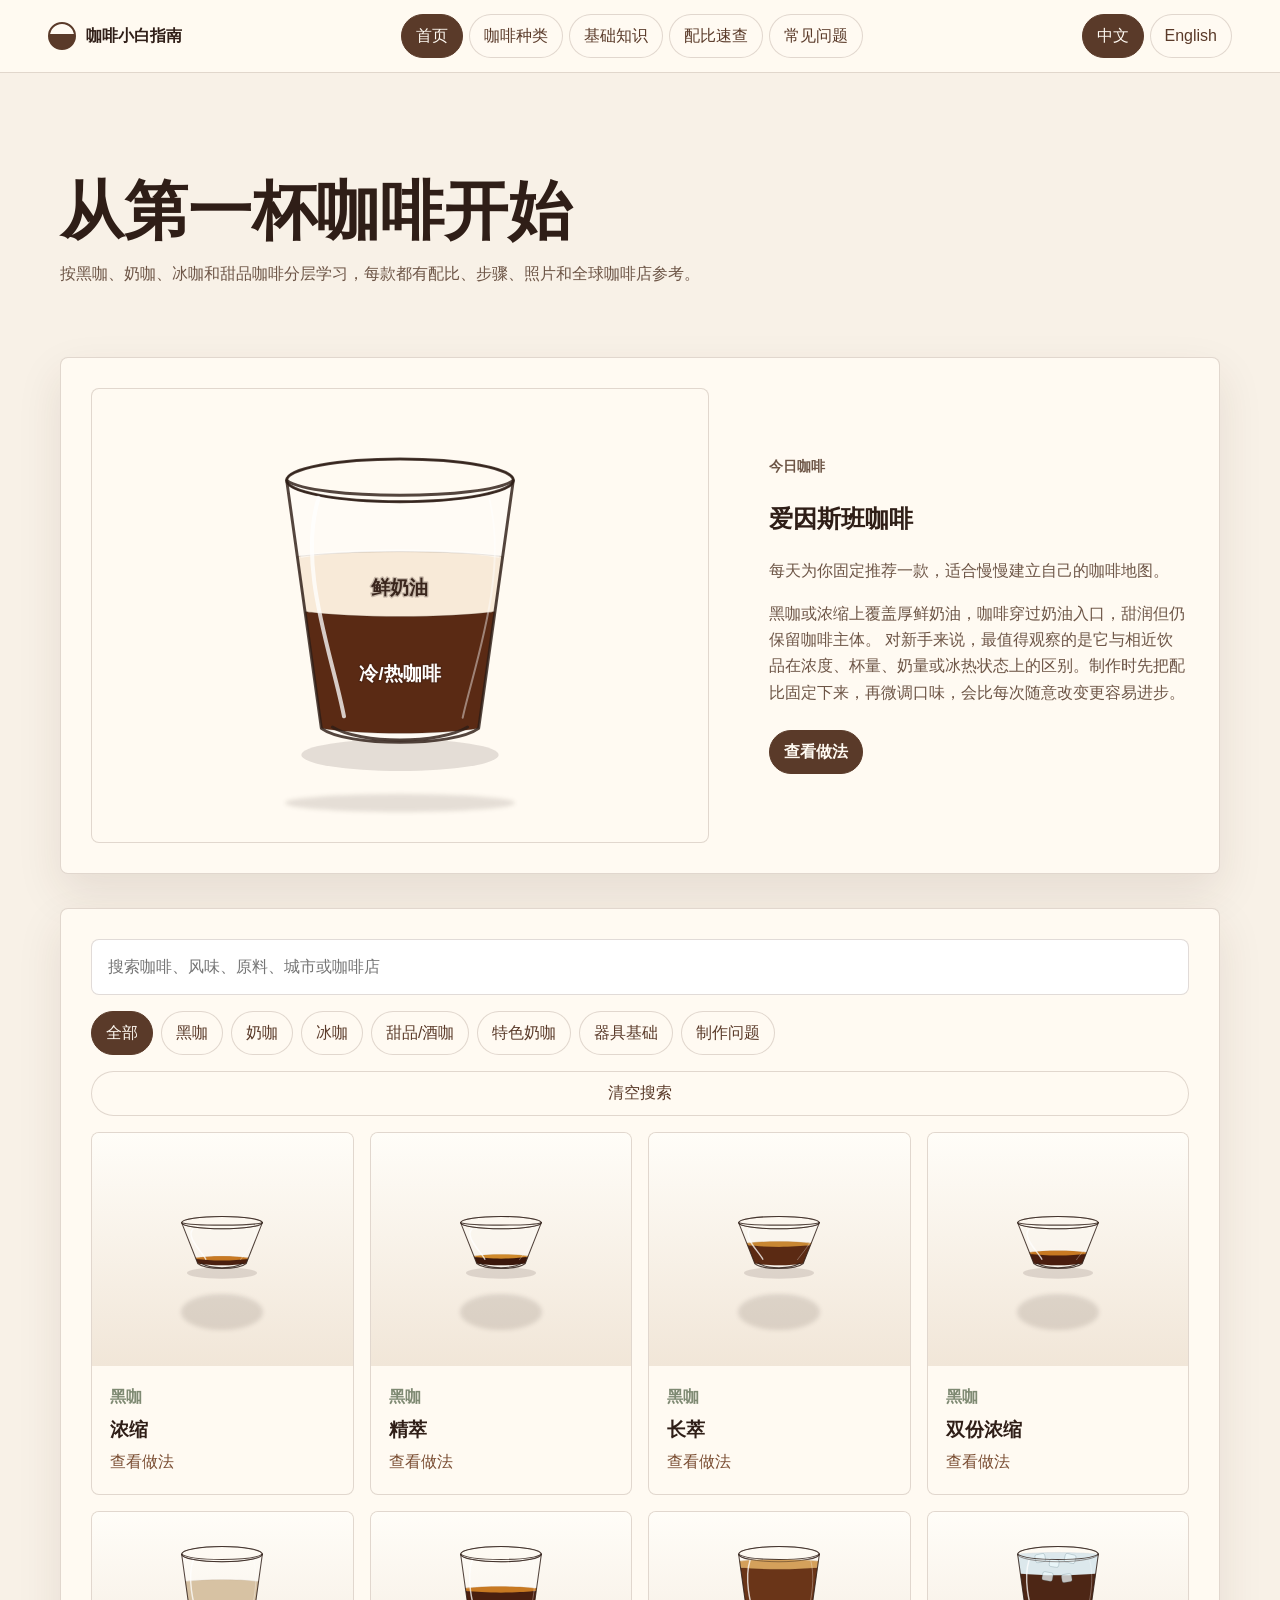
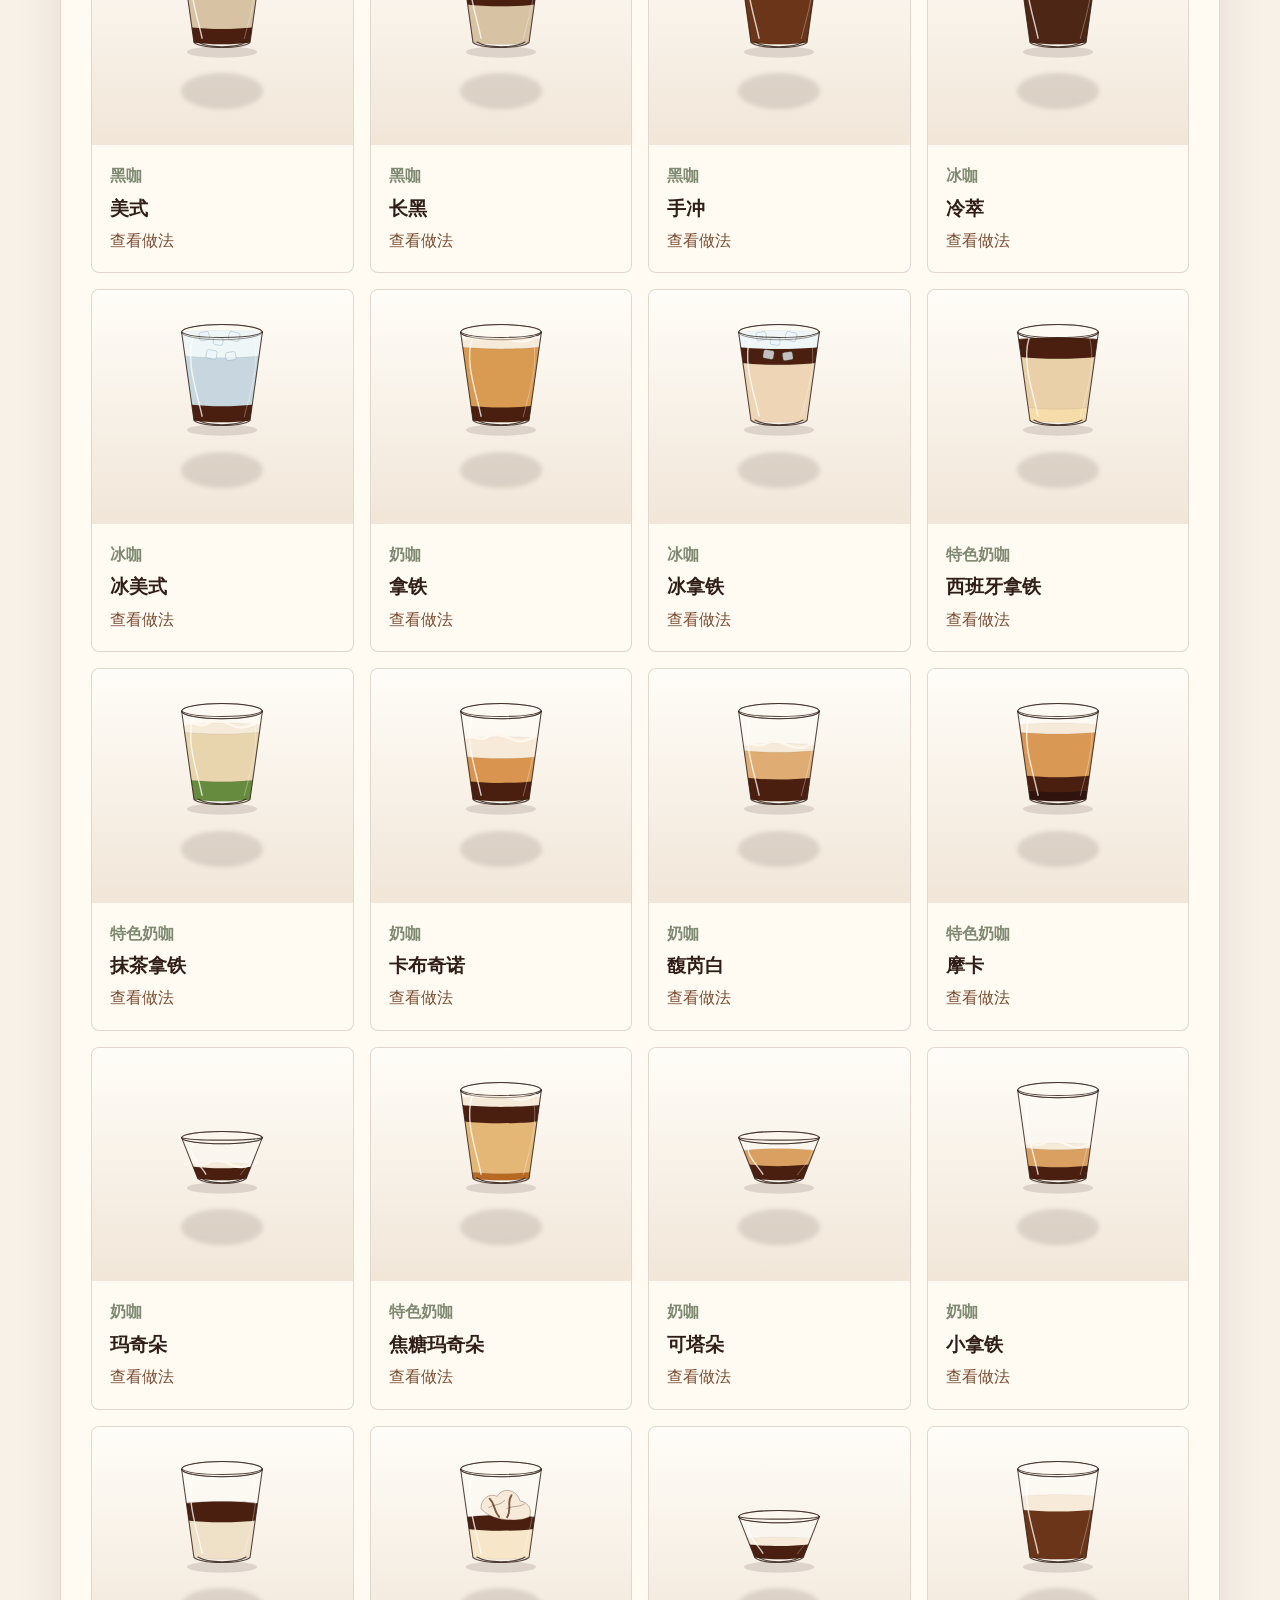
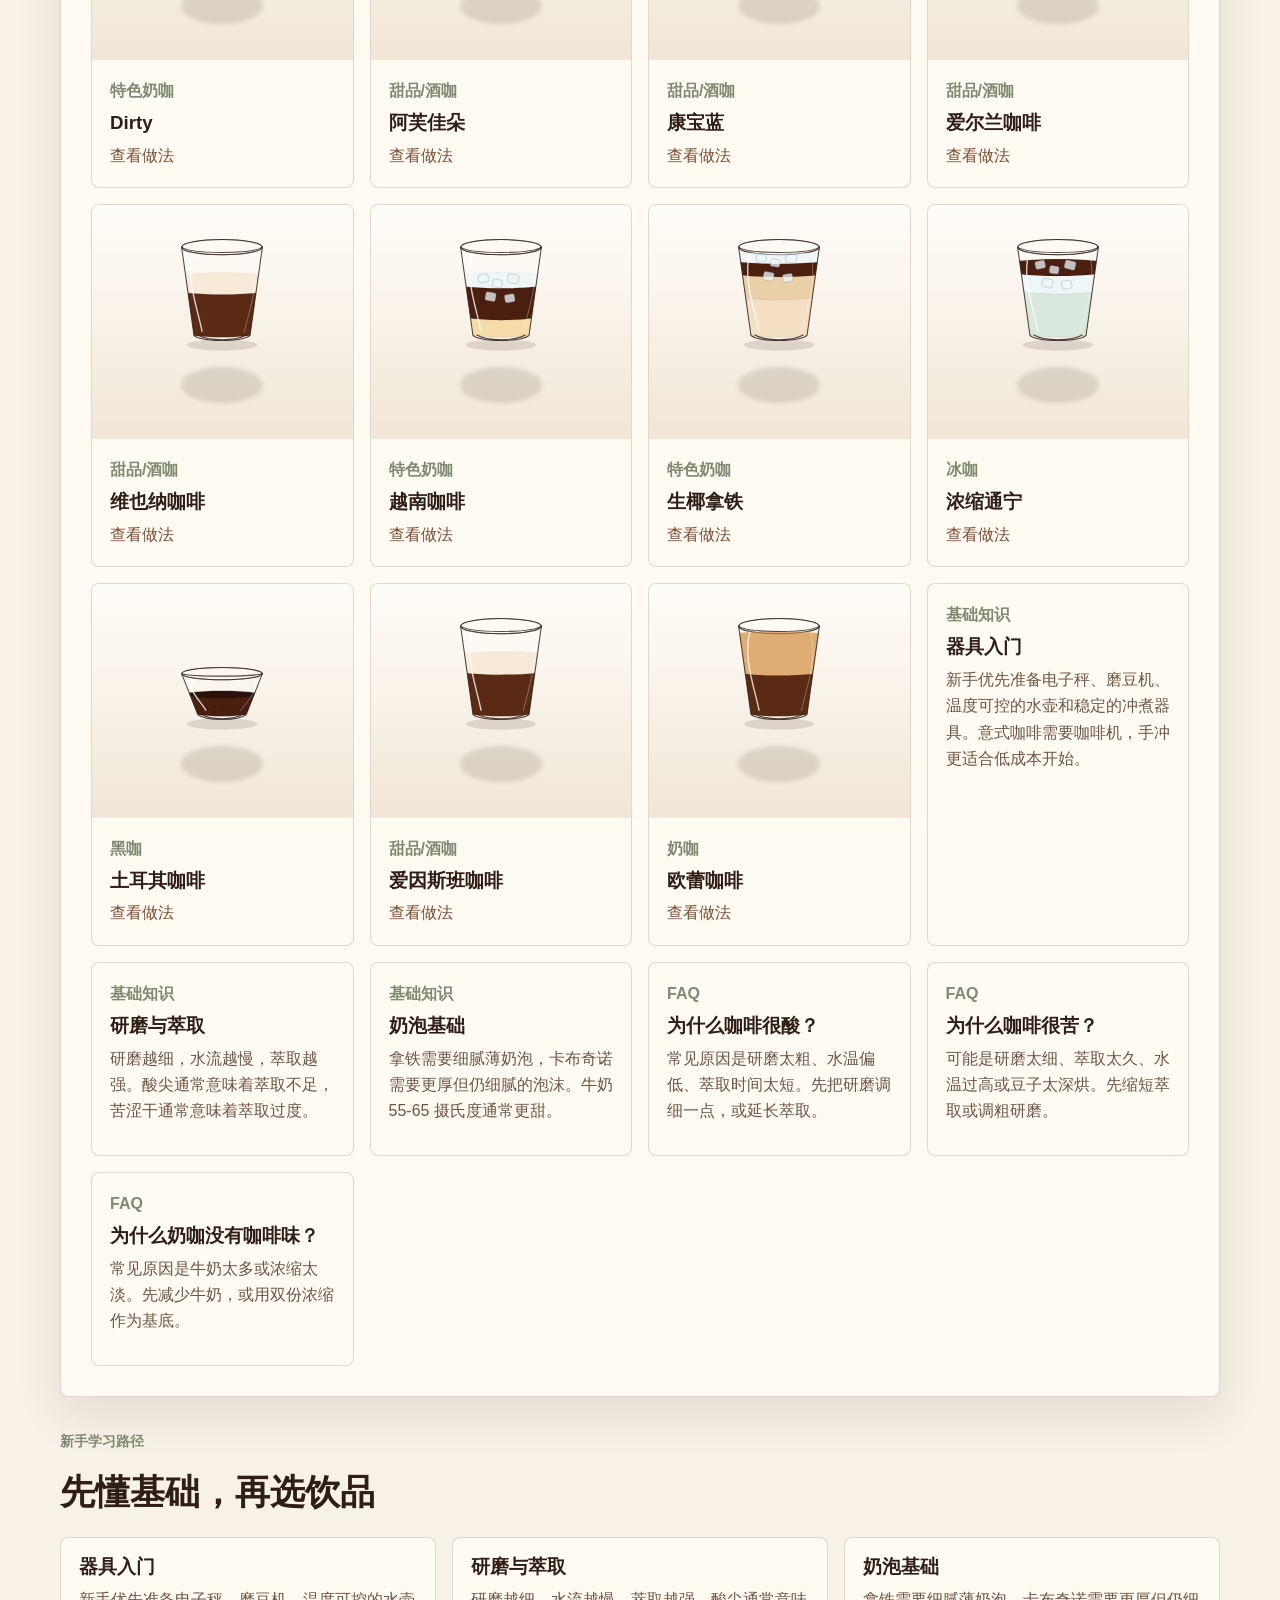
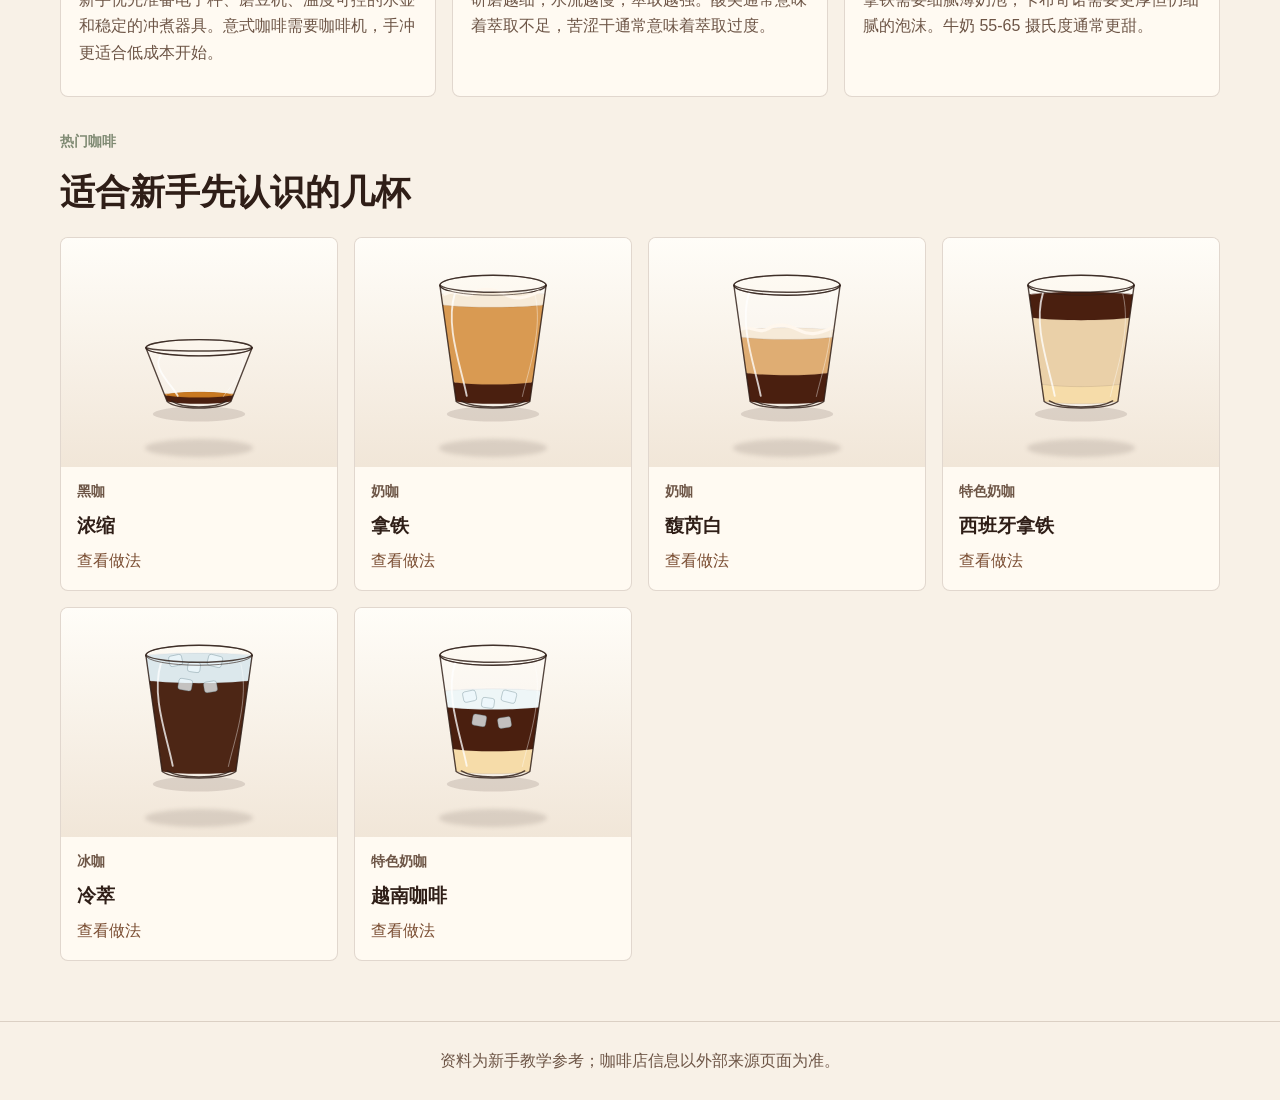
<file: index.html>
<!doctype html>
<html lang="zh-CN">
<head>
  <meta charset="utf-8">
  <meta name="viewport" content="width=device-width, initial-scale=1">
  <title>咖啡小白指南</title>
  <link rel="stylesheet" href="styles.css">
</head>
<body data-view="home">
  <noscript>这个网站需要启用 JavaScript 来显示咖啡资料、搜索和语言切换。</noscript>
  <script src="data/coffees.js?v=20260601-lang"></script>
  <script src="app.js?v=20260601-lang"></script>
</body>
</html>
</file>
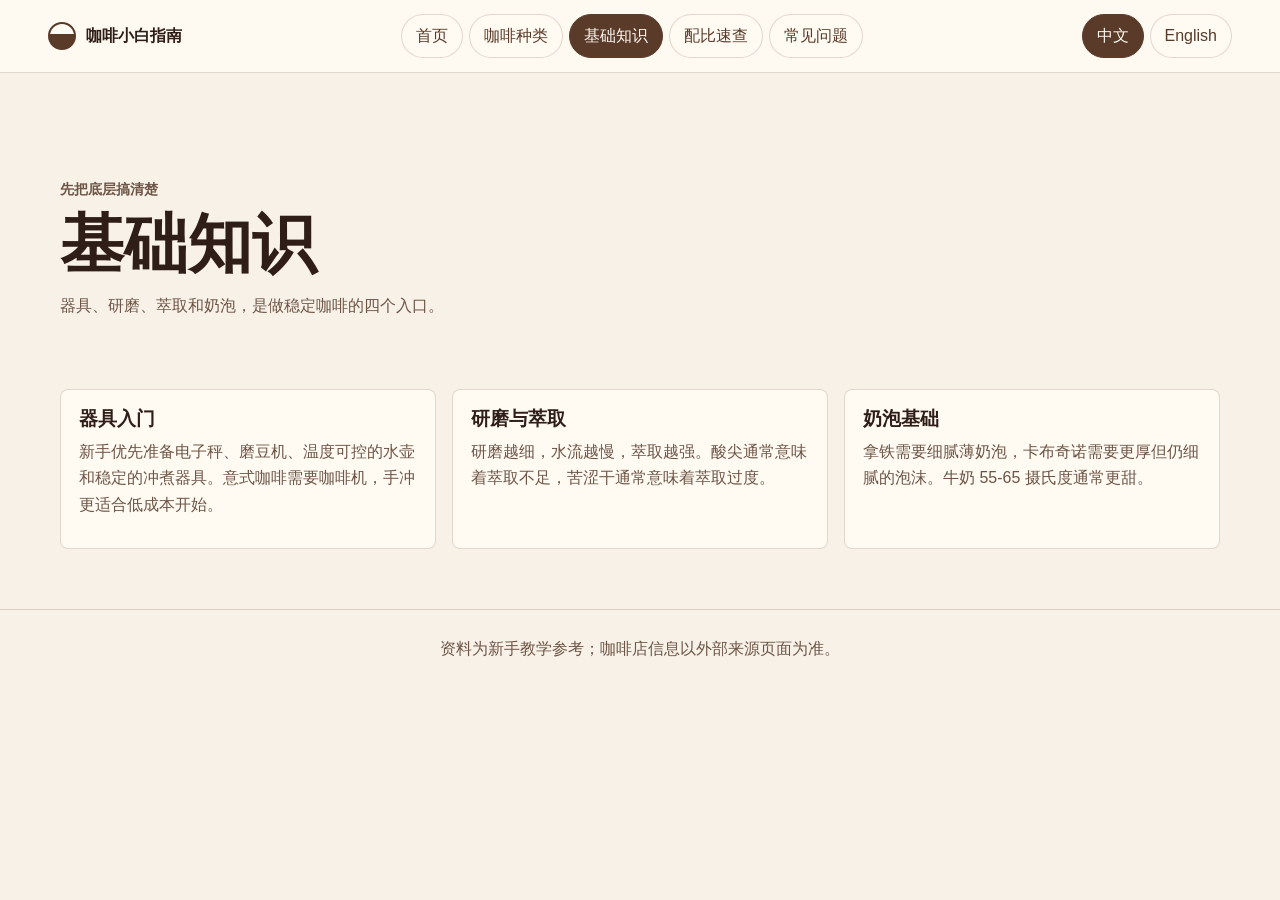
<file: basics.html>
<!doctype html>
<html lang="zh-CN">
<head>
  <meta charset="utf-8">
  <meta name="viewport" content="width=device-width, initial-scale=1">
  <title>基础知识 - 咖啡小白指南</title>
  <link rel="stylesheet" href="styles.css">
</head>
<body data-view="basics">
  <noscript>这个网站需要启用 JavaScript 来显示咖啡资料、搜索和语言切换。</noscript>
  <script src="data/coffees.js?v=20260601-lang"></script>
  <script src="app.js?v=20260601-lang"></script>
</body>
</html>
</file>
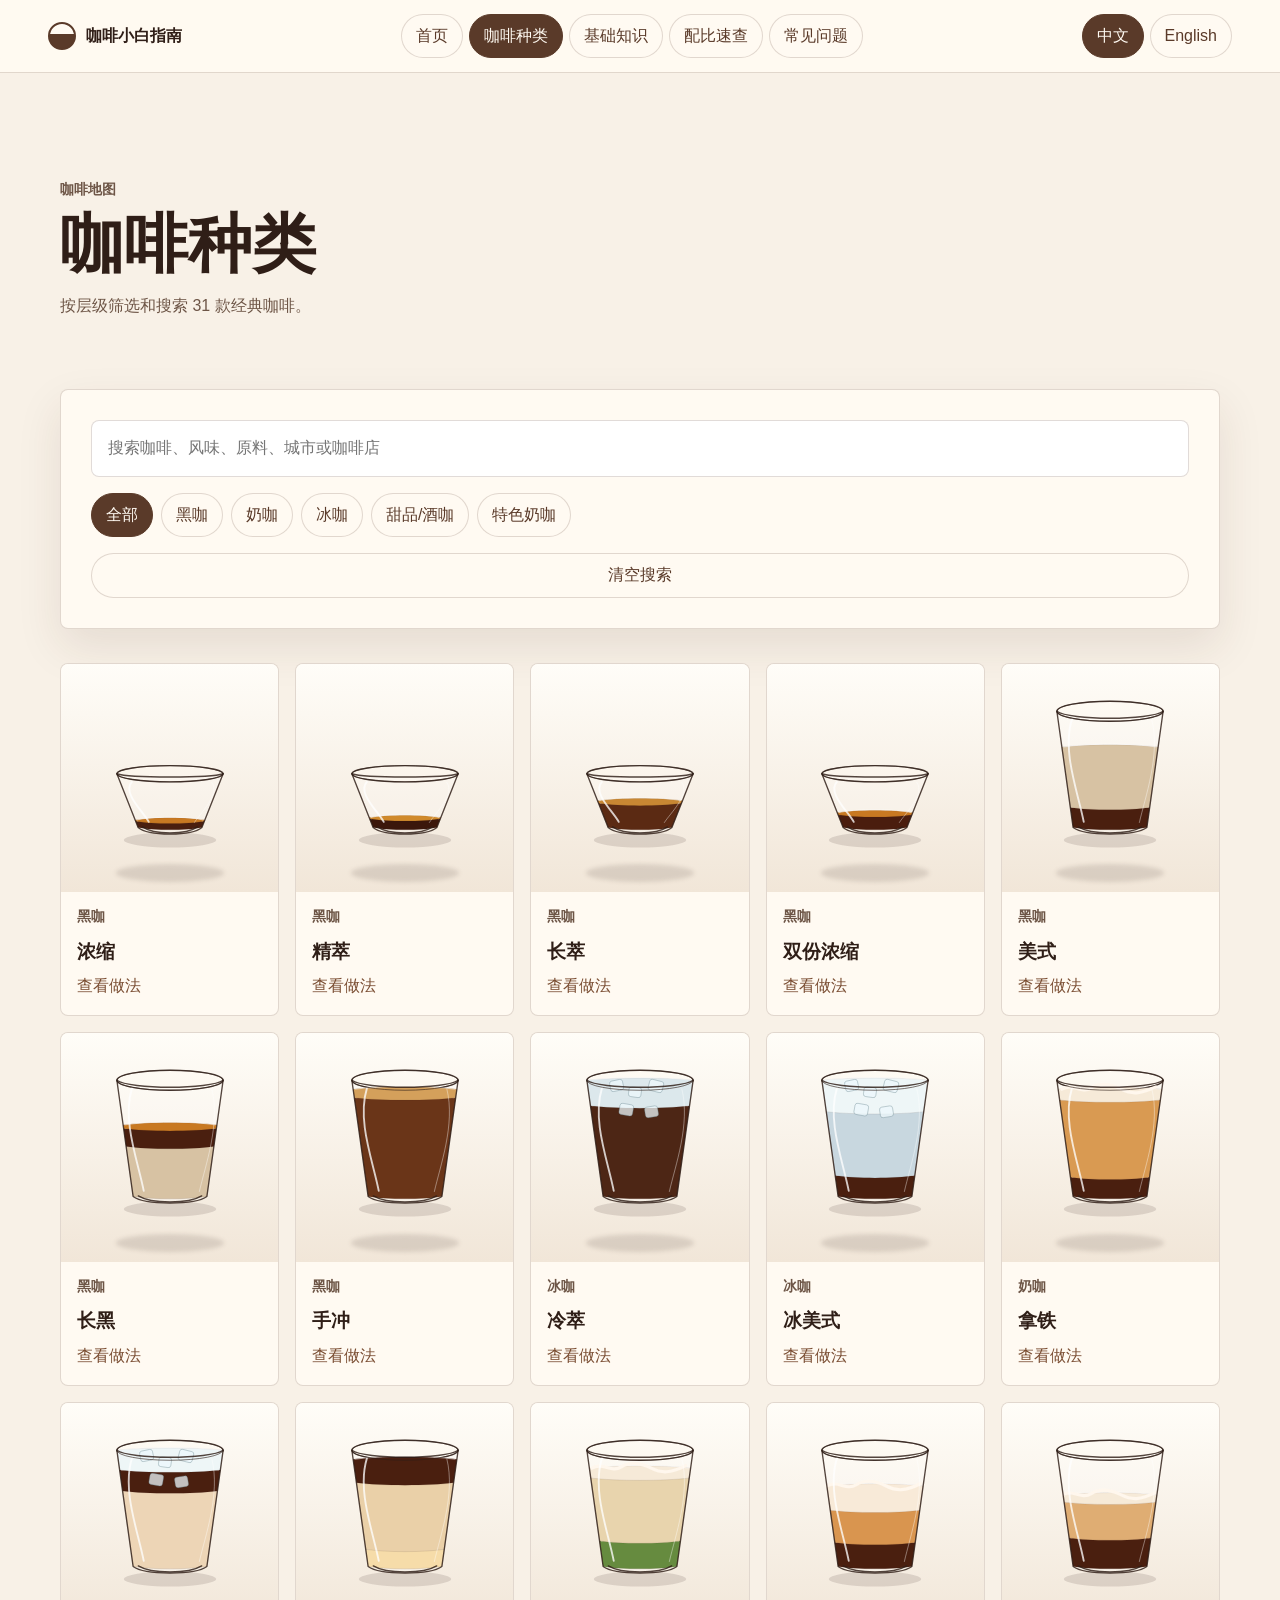
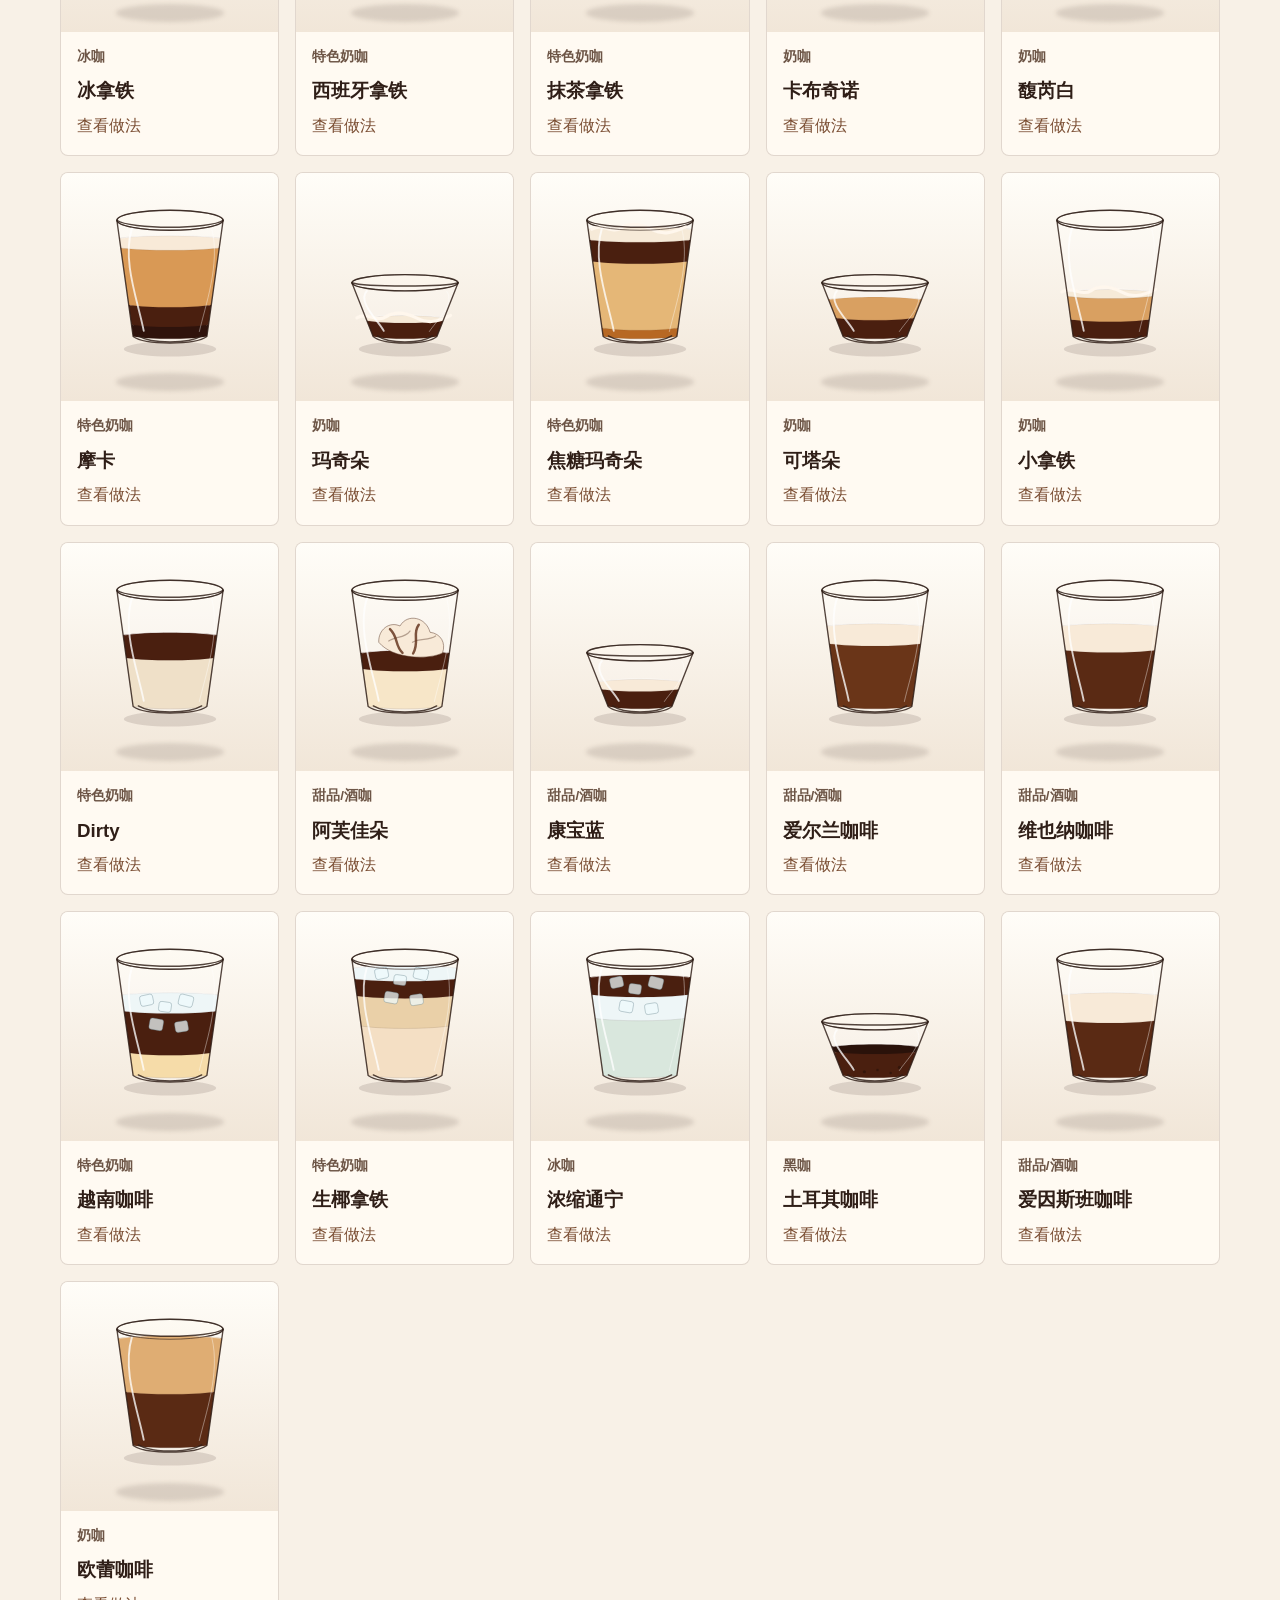
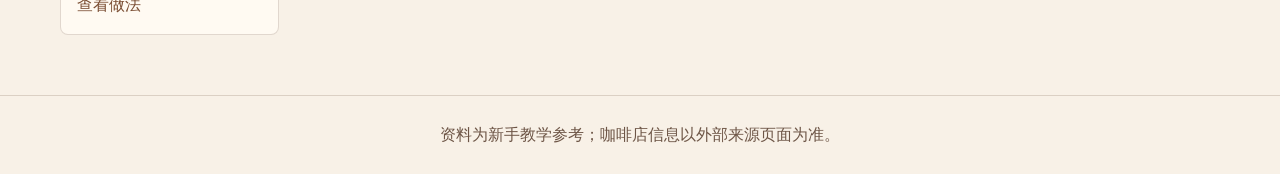
<file: coffees.html>
<!doctype html>
<html lang="zh-CN">
<head>
  <meta charset="utf-8">
  <meta name="viewport" content="width=device-width, initial-scale=1">
  <title>咖啡种类 - 咖啡小白指南</title>
  <link rel="stylesheet" href="styles.css">
</head>
<body data-view="coffees">
  <noscript>这个网站需要启用 JavaScript 来显示咖啡资料、搜索和语言切换。</noscript>
  <script src="data/coffees.js?v=20260601-lang"></script>
  <script src="app.js?v=20260601-lang"></script>
</body>
</html>
</file>
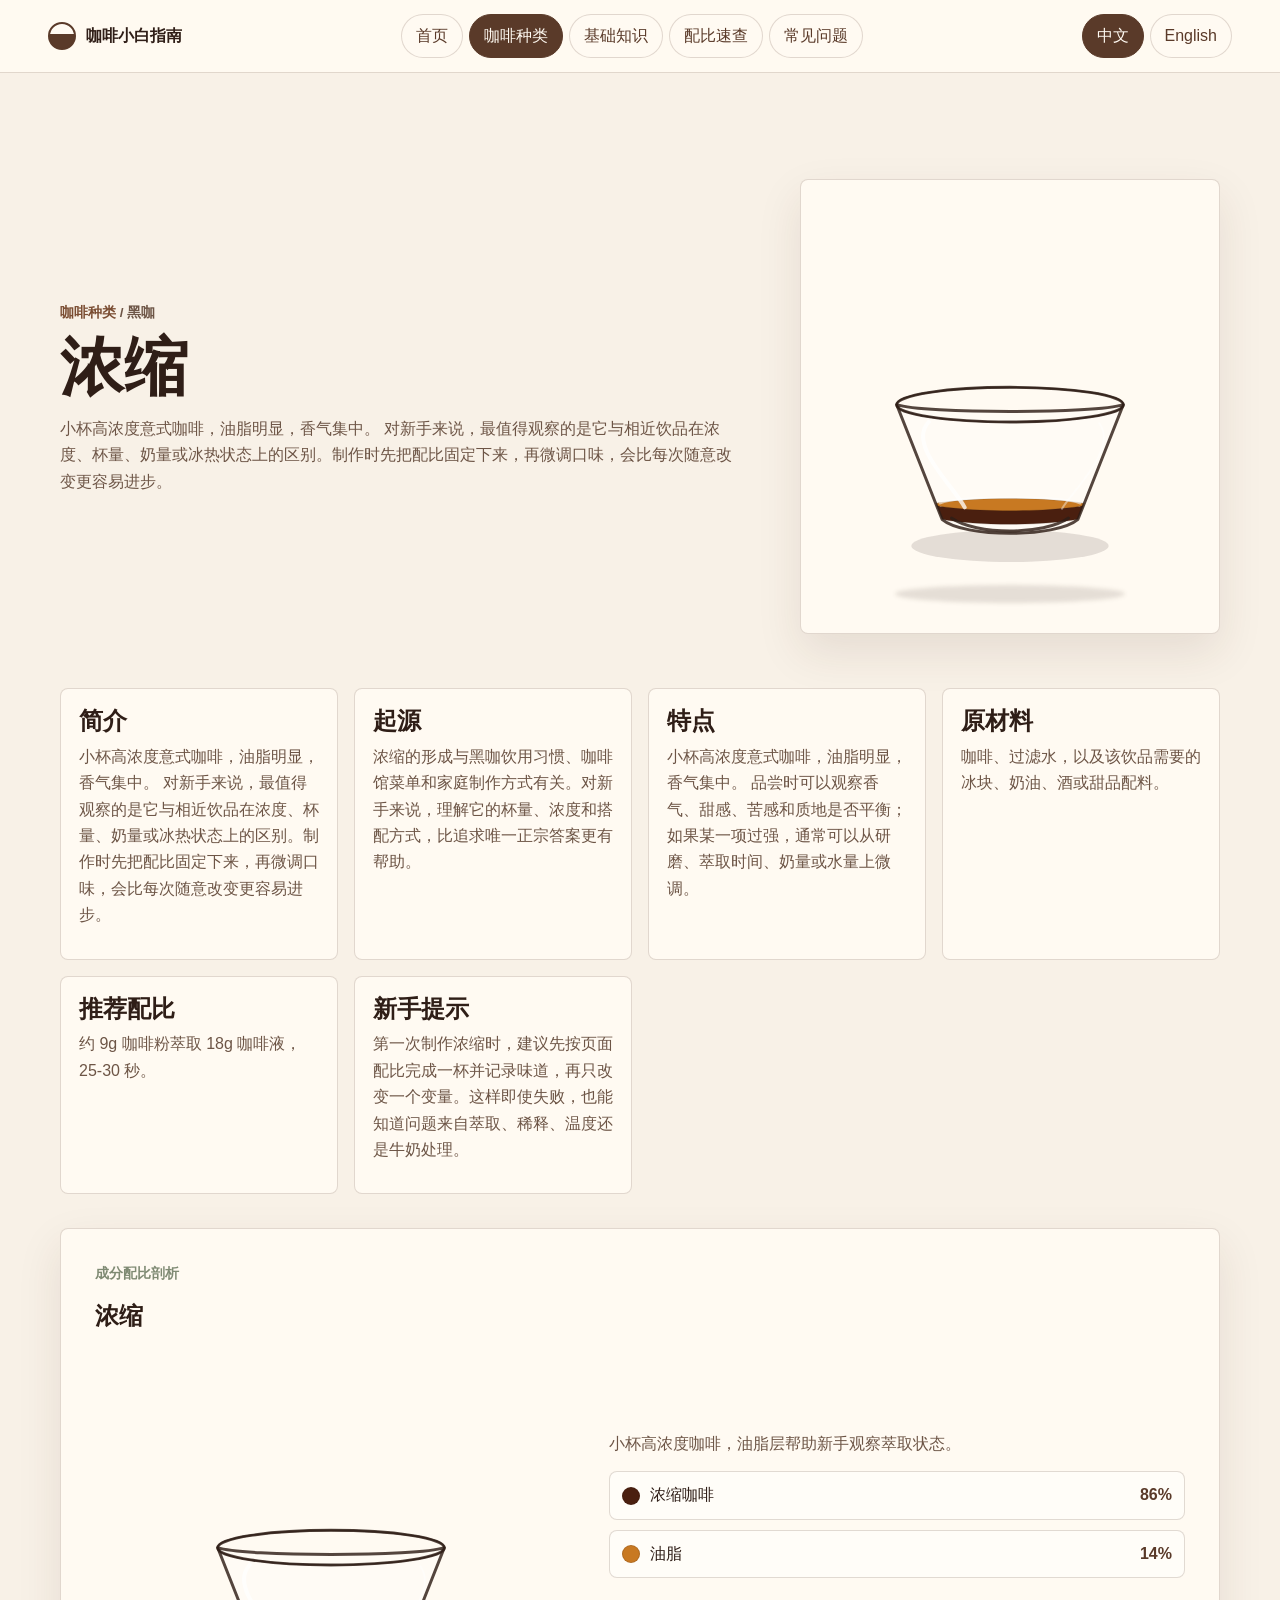
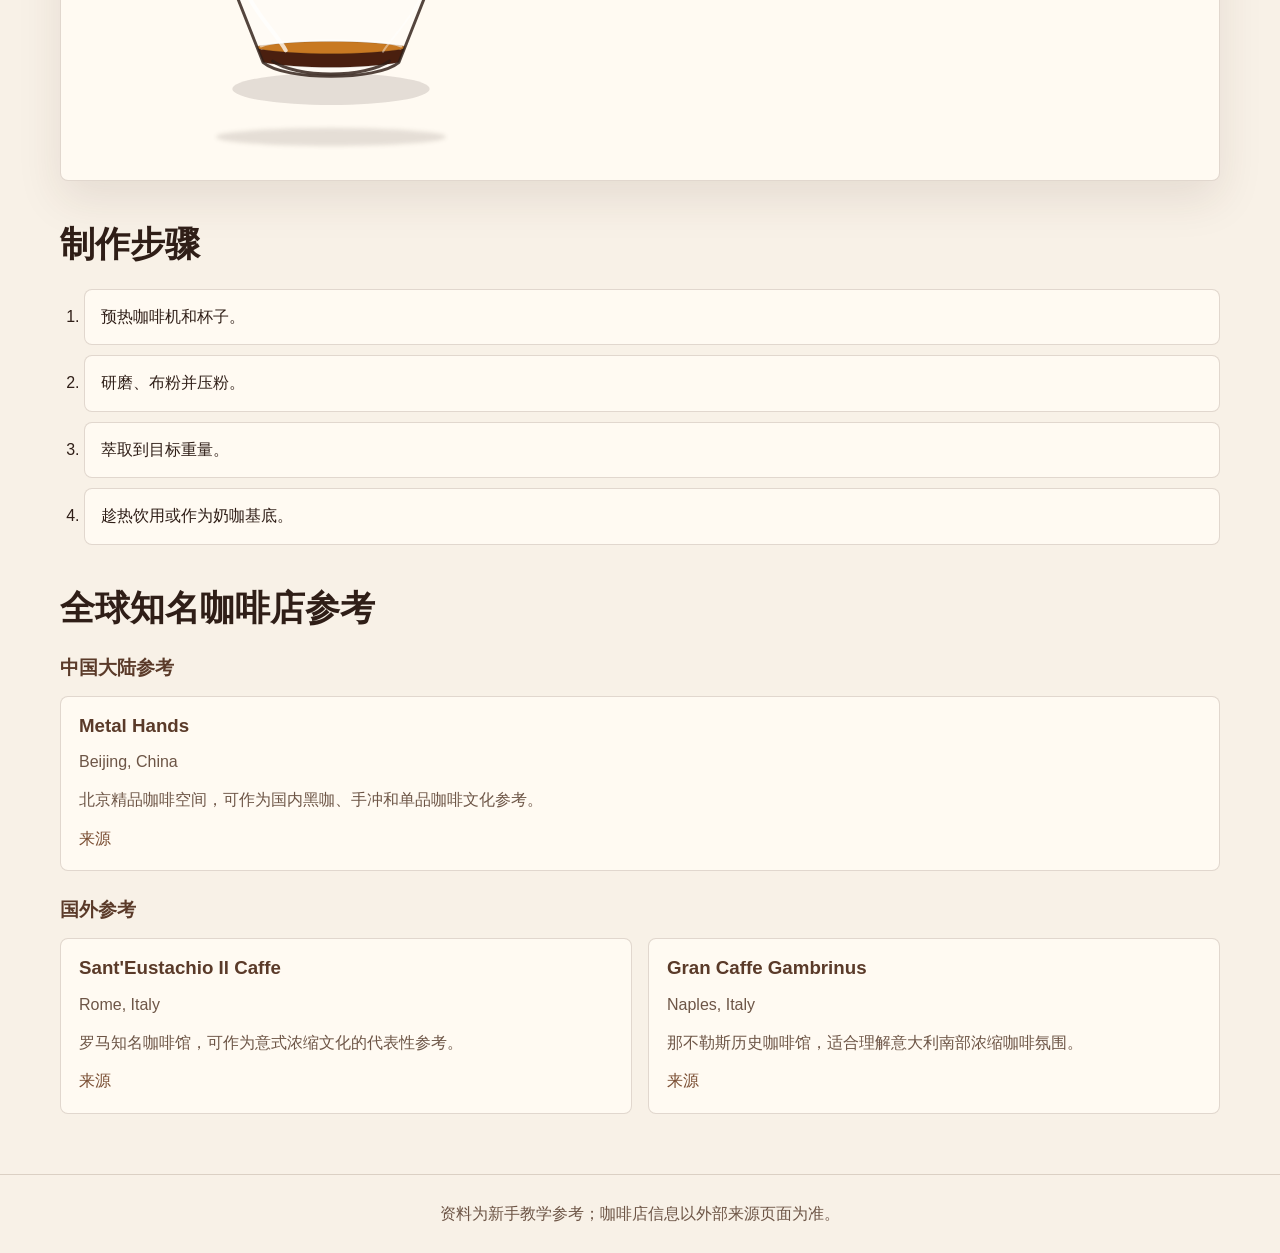
<file: detail.html>
<!doctype html>
<html lang="zh-CN">
<head>
  <meta charset="utf-8">
  <meta name="viewport" content="width=device-width, initial-scale=1">
  <title>咖啡详情 - 咖啡小白指南</title>
  <link rel="stylesheet" href="styles.css">
</head>
<body data-view="detail">
  <noscript>这个网站需要启用 JavaScript 来显示咖啡资料、搜索和语言切换。</noscript>
  <script src="data/coffees.js?v=20260601-lang"></script>
  <script src="app.js?v=20260601-lang"></script>
</body>
</html>
</file>
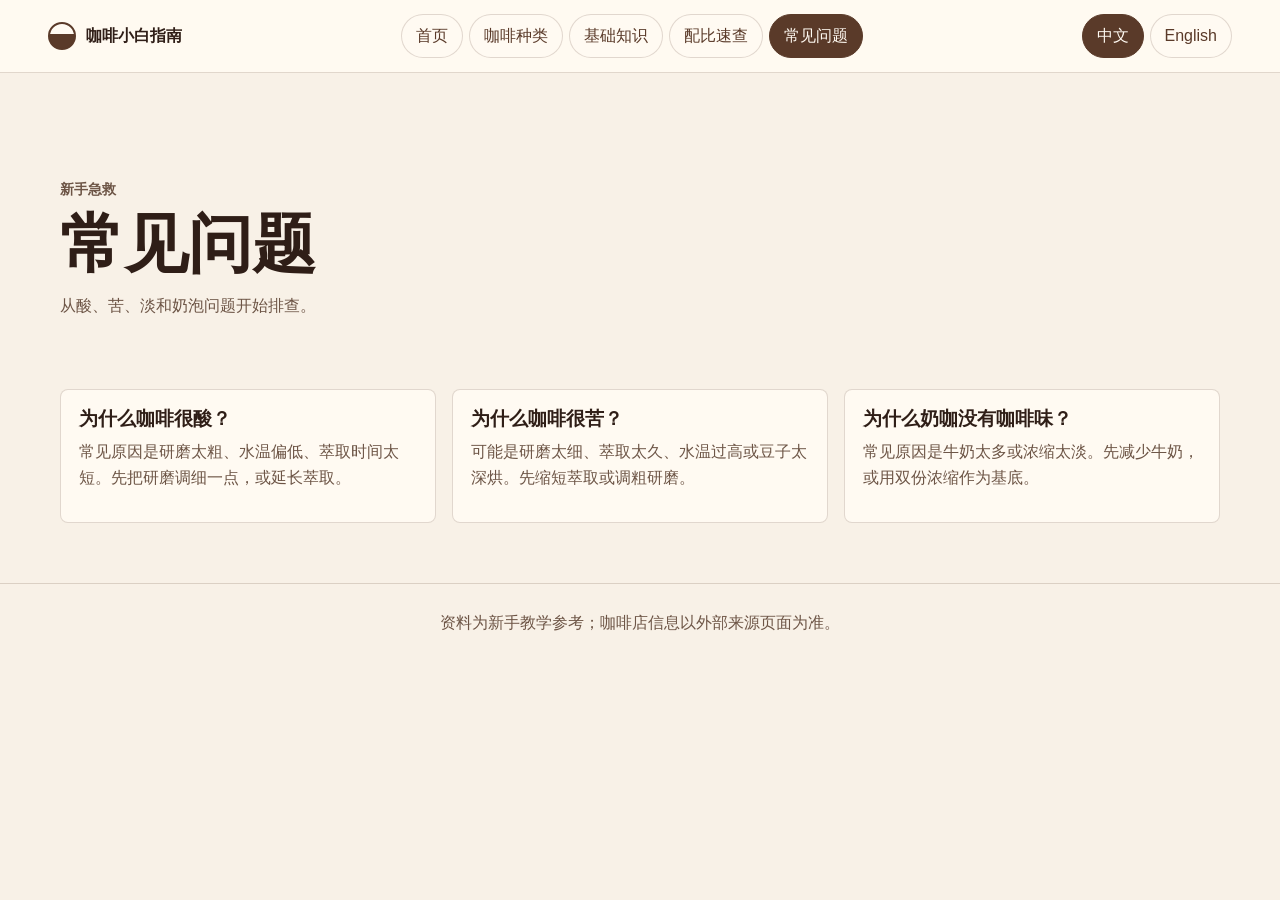
<file: faq.html>
<!doctype html>
<html lang="zh-CN">
<head>
  <meta charset="utf-8">
  <meta name="viewport" content="width=device-width, initial-scale=1">
  <title>常见问题 - 咖啡小白指南</title>
  <link rel="stylesheet" href="styles.css">
</head>
<body data-view="faq">
  <noscript>这个网站需要启用 JavaScript 来显示咖啡资料、搜索和语言切换。</noscript>
  <script src="data/coffees.js?v=20260601-lang"></script>
  <script src="app.js?v=20260601-lang"></script>
</body>
</html>
</file>
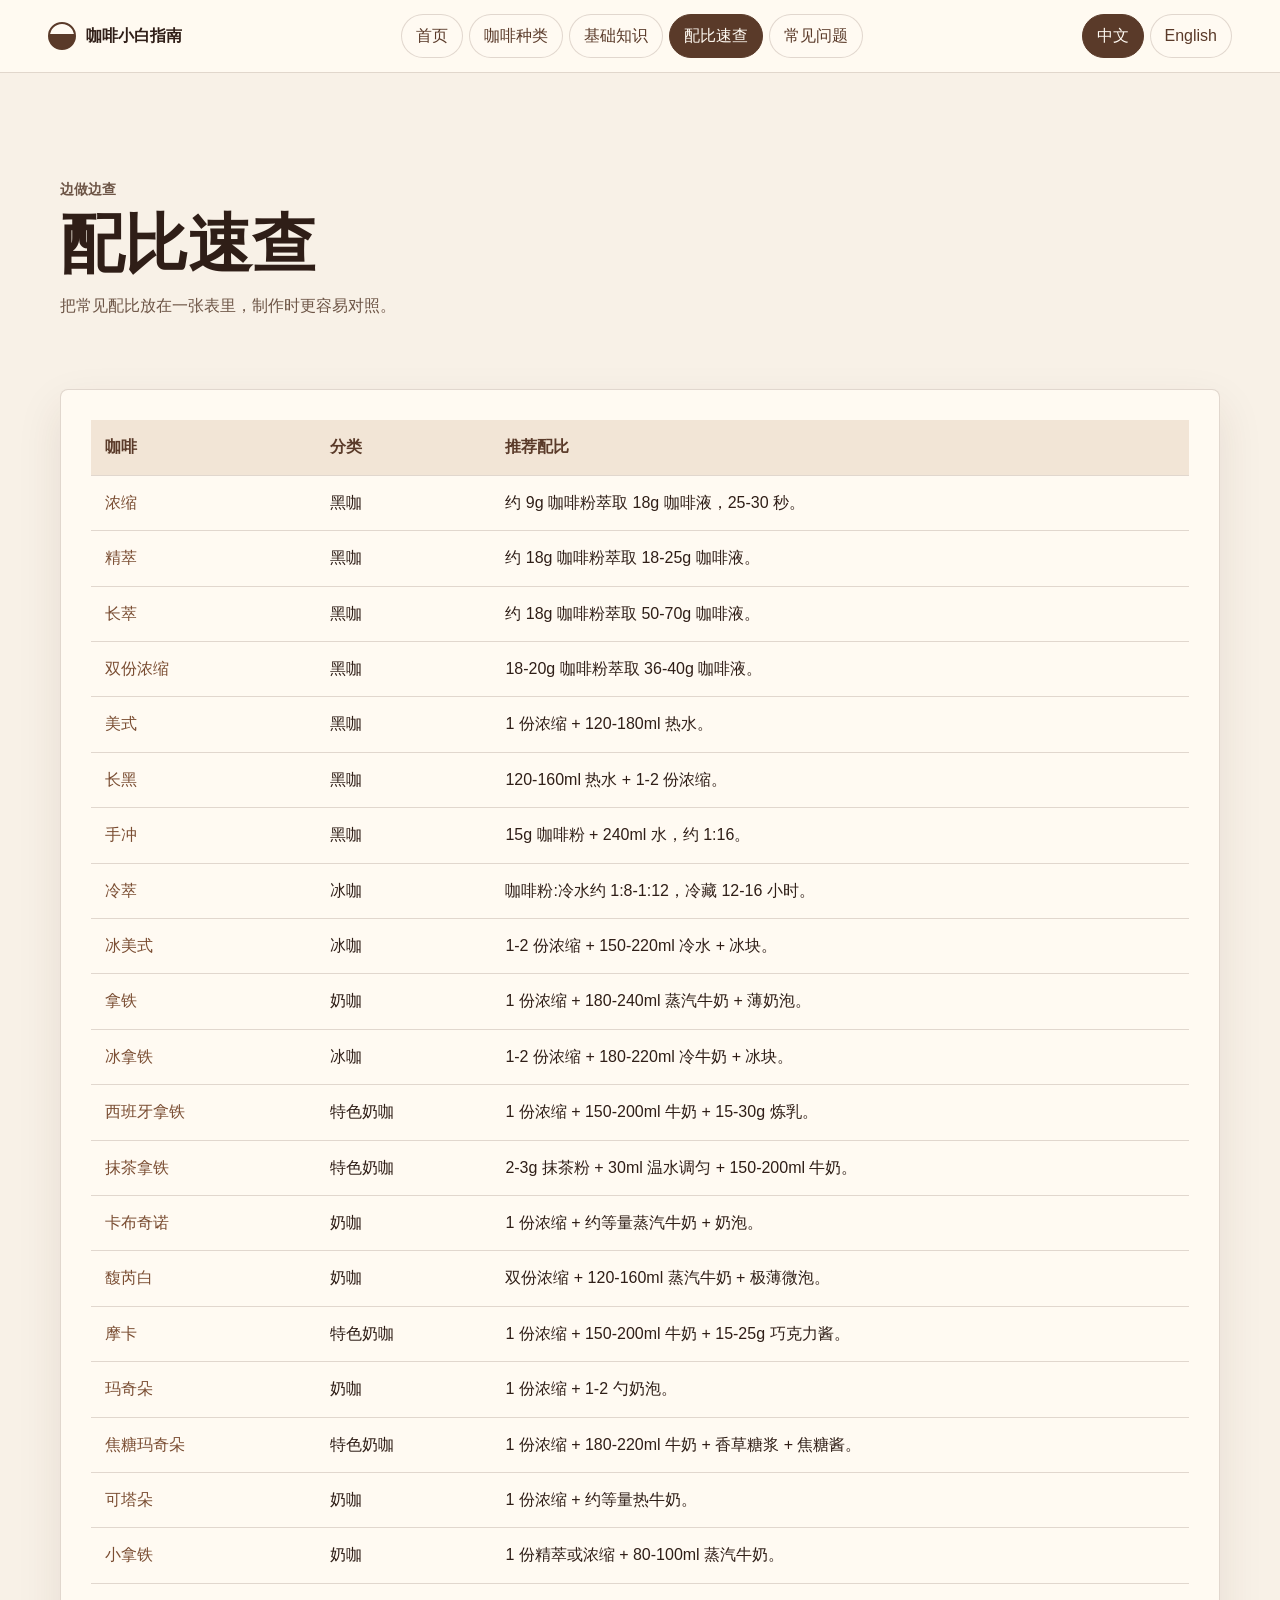
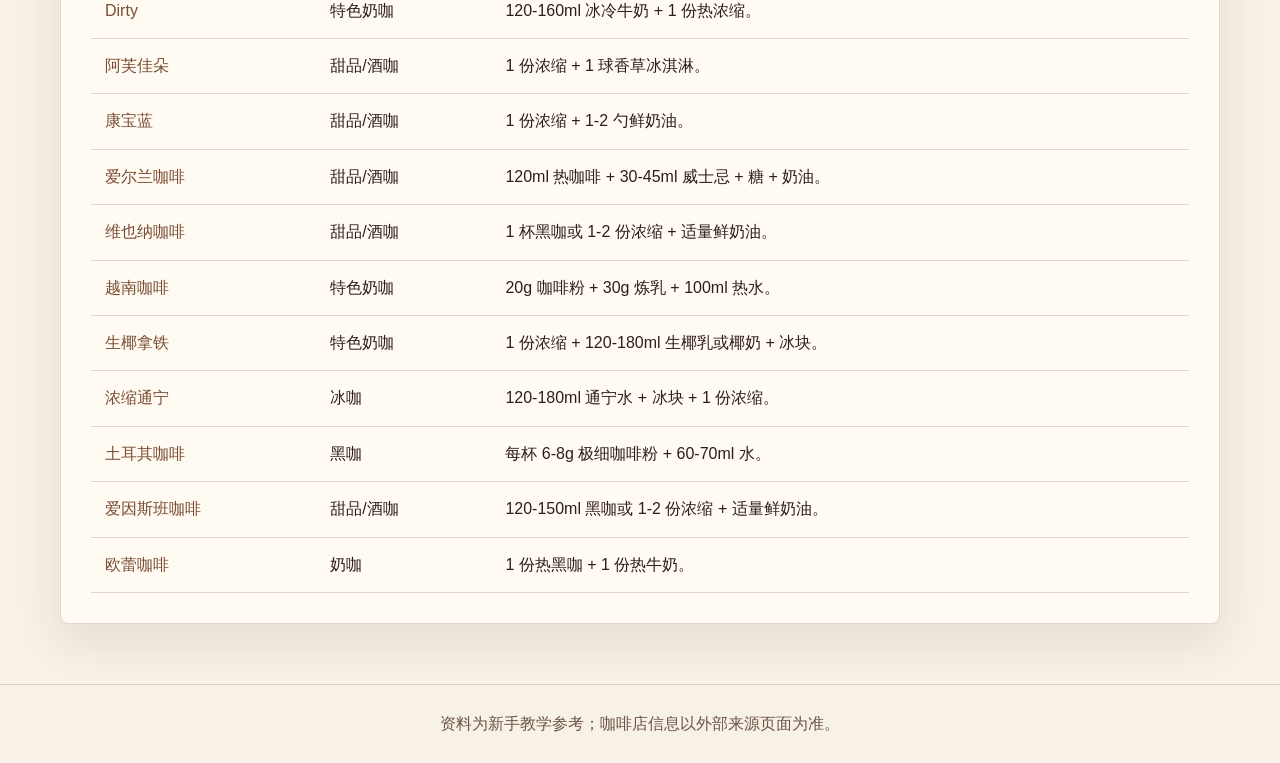
<file: ratios.html>
<!doctype html>
<html lang="zh-CN">
<head>
  <meta charset="utf-8">
  <meta name="viewport" content="width=device-width, initial-scale=1">
  <title>配比速查 - 咖啡小白指南</title>
  <link rel="stylesheet" href="styles.css">
</head>
<body data-view="ratios">
  <noscript>这个网站需要启用 JavaScript 来显示咖啡资料、搜索和语言切换。</noscript>
  <script src="data/coffees.js?v=20260601-lang"></script>
  <script src="app.js?v=20260601-lang"></script>
</body>
</html>
</file>
<file: styles.css>
:root {
  --milk: #f8f1e7;
  --foam: #fffaf2;
  --oat: #eadac8;
  --latte: #c8a27b;
  --coffee: #5a3a29;
  --espresso: #2f1e17;
  --cocoa: #7a4d32;
  --sage: #7f8a73;
  --line: rgba(90, 58, 41, 0.18);
  --shadow: 0 18px 45px rgba(64, 40, 28, 0.1);
}

* {
  box-sizing: border-box;
}

body {
  margin: 0;
  color: var(--espresso);
  background: var(--milk);
  font-family: Inter, "Segoe UI", "PingFang SC", "Microsoft YaHei", Arial, sans-serif;
  line-height: 1.65;
}

a {
  color: var(--cocoa);
  text-decoration: none;
}

a:hover {
  text-decoration: underline;
}

img {
  display: block;
  max-width: 100%;
}

.site-header {
  position: sticky;
  top: 0;
  z-index: 10;
  display: grid;
  grid-template-columns: auto 1fr auto;
  gap: 18px;
  align-items: center;
  padding: 14px clamp(18px, 4vw, 48px);
  background: rgba(255, 250, 242, 0.94);
  border-bottom: 1px solid var(--line);
  backdrop-filter: blur(12px);
}

.brand {
  display: inline-flex;
  align-items: center;
  gap: 10px;
  color: var(--espresso);
  font-weight: 750;
}

.brand-mark {
  width: 28px;
  height: 28px;
  border-radius: 50%;
  background: linear-gradient(180deg, var(--foam) 0 42%, var(--coffee) 43% 100%);
  border: 2px solid var(--coffee);
}

.nav-links {
  display: flex;
  justify-content: center;
  gap: 6px;
  flex-wrap: wrap;
}

.nav-links a,
.lang-switch button,
.filters button,
.ghost-button,
.button {
  border: 1px solid var(--line);
  border-radius: 999px;
  padding: 8px 14px;
  color: var(--coffee);
  background: var(--foam);
  font: inherit;
  min-height: 40px;
}

.nav-links a.active,
.lang-switch button.active,
.filters button.active,
.button {
  color: var(--foam);
  background: var(--coffee);
  border-color: var(--coffee);
}

.lang-switch {
  display: flex;
  gap: 6px;
}

.lang-switch button,
.filters button,
.ghost-button {
  cursor: pointer;
}

main {
  width: min(1160px, calc(100% - 32px));
  margin: 0 auto;
}

section {
  margin: 34px 0;
}

.hero,
.detail-hero,
.daily-card {
  display: grid;
  grid-template-columns: minmax(0, 1fr) minmax(260px, 420px);
  gap: clamp(24px, 5vw, 60px);
  align-items: center;
  padding: clamp(28px, 6vw, 72px) 0 20px;
}

.hero {
  grid-template-columns: minmax(0, 760px);
}

.hero h1,
.detail-hero h1 {
  margin: 0 0 16px;
  max-width: 780px;
  font-size: clamp(2.3rem, 5vw, 5rem);
  line-height: 1.02;
  letter-spacing: 0;
}

.hero p,
.detail-hero p,
.daily-card p {
  max-width: 720px;
  color: #6d5546;
}

.kicker,
.eyebrow {
  margin: 0 0 10px;
  color: var(--sage);
  font-size: 0.85rem;
  font-weight: 800;
  letter-spacing: 0;
  text-transform: uppercase;
}

.daily-card,
.search-panel,
.table-wrap {
  padding: clamp(18px, 3vw, 30px);
  background: var(--foam);
  border: 1px solid var(--line);
  border-radius: 8px;
  box-shadow: var(--shadow);
}

.daily-cup-link {
  color: inherit;
  text-decoration: none;
}

.daily-cup-link .detail-cup-hero {
  min-height: 260px;
  box-shadow: none;
}

.daily-cup-link:focus-visible {
  outline: 3px solid rgba(122, 77, 50, 0.36);
  outline-offset: 4px;
  border-radius: 8px;
}

.daily-card img,
.detail-hero img,
.coffee-card img,
.coffee-result img,
.photo-grid img {
  width: 100%;
  aspect-ratio: 4 / 3;
  object-fit: cover;
  border-radius: 8px;
  background: var(--oat);
}

.button {
  display: inline-flex;
  align-items: center;
  justify-content: center;
  margin-top: 8px;
  font-weight: 700;
}

.search-panel {
  display: grid;
  gap: 16px;
}

#site-search {
  width: 100%;
  border: 1px solid var(--line);
  border-radius: 8px;
  padding: 14px 16px;
  color: var(--espresso);
  background: white;
  font: inherit;
}

.filters {
  display: flex;
  flex-wrap: wrap;
  gap: 8px;
}

.section-heading {
  margin-bottom: 16px;
}

.section-heading h2 {
  margin: 0;
  font-size: clamp(1.45rem, 3vw, 2.2rem);
}

.card-grid,
.info-grid,
.result-grid,
.detail-grid,
.photo-grid {
  display: grid;
  grid-template-columns: repeat(auto-fit, minmax(240px, 1fr));
  gap: 16px;
}

.card,
.info-card,
.result-card,
.detail-block {
  background: var(--foam);
  border: 1px solid var(--line);
  border-radius: 8px;
  overflow: hidden;
}

.card-body,
.info-card,
.result-card,
.detail-block {
  padding: 18px;
}

.card h3,
.info-card h3,
.result-card h3,
.detail-block h2 {
  margin: 0 0 8px;
  line-height: 1.2;
}

.card p,
.info-card p,
.result-card p,
.detail-block p {
  margin: 0 0 12px;
  color: #6d5546;
}

.coffee-type-grid {
  grid-template-columns: repeat(auto-fit, minmax(210px, 1fr));
}

.coffee-card.image-card {
  position: relative;
}

.composition-mini {
  display: grid;
  place-items: center;
  min-height: 190px;
  padding: 18px 12px 10px;
  background: linear-gradient(180deg, #fffdf8, #f1e6d8);
}

.composition-link {
  display: block;
  color: inherit;
  text-decoration: none;
}

.composition-link:hover,
.composition-link:focus-visible {
  text-decoration: none;
}

.composition-link:focus-visible {
  outline: 3px solid rgba(122, 77, 50, 0.36);
  outline-offset: -3px;
}

.coffee-card.image-card img {
  aspect-ratio: 1 / 1;
}

.coffee-card.image-card .card-body {
  padding: 14px 16px 16px;
}

.coffee-card.image-card h3 {
  margin-bottom: 10px;
}

.composition-visual {
  display: grid;
  grid-template-columns: minmax(240px, 0.9fr) minmax(260px, 1.1fr);
  gap: clamp(18px, 4vw, 42px);
  align-items: center;
  padding: clamp(18px, 4vw, 34px);
  background: var(--foam);
  border: 1px solid var(--line);
  border-radius: 8px;
  box-shadow: var(--shadow);
}

.composition-visual h2 {
  margin: 0 0 18px;
}

.drawn-cup {
  position: relative;
  width: min(var(--cup-width, 260px), 100%);
  margin: 0 auto;
  padding-top: 16px;
}

.drawn-cup.compact {
  width: min(var(--cup-width, 150px), 82%);
  padding-top: 8px;
}

.cup-svg {
  display: block;
  width: 100%;
  height: auto;
  overflow: visible;
  transform: scale(var(--cup-scale, 1));
  transform-origin: 50% 88%;
}

.detail-cup-hero {
  display: grid;
  place-items: center;
  min-height: 320px;
  padding: clamp(18px, 4vw, 30px);
  background: var(--foam);
  border: 1px solid var(--line);
  border-radius: 8px;
  box-shadow: var(--shadow);
}

.detail-cup-hero .drawn-cup {
  width: min(var(--cup-width, 320px), 100%);
}

.cup-glass {
  fill: rgba(255, 255, 255, 0.2);
}

.cup-outline,
.cup-rim,
.cup-base-line {
  fill: none;
  stroke: rgba(47, 30, 23, 0.82);
  stroke-width: 2.2;
  stroke-linecap: round;
  stroke-linejoin: round;
}

.cup-rim {
  fill: rgba(255, 250, 242, 0.36);
}

.cup-rim.top-line {
  fill: none;
  stroke-width: 1.2;
}

.cup-fill-layer {
  stroke: rgba(47, 30, 23, 0.22);
  stroke-width: 0.7;
}

.liquid-surface {
  fill: none;
  stroke: rgba(255, 255, 255, 0.55);
  stroke-width: 1.6;
  stroke-linecap: round;
}

.glass-highlight {
  fill: none;
  stroke: rgba(255, 255, 255, 0.76);
  stroke-width: 3;
  stroke-linecap: round;
}

.glass-highlight.right {
  stroke-width: 1.5;
  opacity: 0.55;
}

.cup-label {
  font-size: 14px;
  font-weight: 800;
  text-anchor: middle;
  dominant-baseline: middle;
  paint-order: stroke;
  stroke: rgba(47, 30, 23, 0.24);
  stroke-width: 2px;
  stroke-linejoin: round;
}

.drawn-cup.compact .cup-label {
  display: none;
}

.cup-ice rect {
  fill: rgba(238, 249, 252, 0.74);
  stroke: rgba(93, 123, 133, 0.45);
  stroke-width: 1.2;
}

.cup-cream {
  stroke: rgba(90, 58, 41, 0.55);
  stroke-width: 1.4;
}

.gelato-scoop {
  fill: #f8ead8;
}

.gelato-fold {
  fill: none;
  stroke: rgba(90, 58, 41, 0.42);
  stroke-width: 2;
  stroke-linecap: round;
}

.espresso-drizzle {
  fill: none;
  stroke: rgba(91, 42, 19, 0.78);
  stroke-width: 4;
  stroke-linecap: round;
}

.foam-wave {
  fill: none;
  stroke: #fff7ed;
  stroke-width: 5;
  stroke-linecap: round;
}

.cup-sediment circle {
  fill: rgba(38, 17, 9, 0.62);
}

.cup-shadow-svg {
  fill: rgba(47, 30, 23, 0.13);
}

.cup-shadow {
  width: 72%;
  height: 18px;
  margin: 12px auto 0;
  border-radius: 50%;
  background: rgba(47, 30, 23, 0.12);
  filter: blur(2px);
}

.composition-layers {
  display: grid;
  gap: 14px;
}

.composition-layers p {
  margin: 0;
  color: #6d5546;
}

.composition-layers ul {
  display: grid;
  gap: 10px;
  margin: 0;
  padding: 0;
  list-style: none;
}

.composition-layers li {
  display: grid;
  grid-template-columns: 18px 1fr auto;
  gap: 10px;
  align-items: center;
  padding: 10px 12px;
  background: #fffdf8;
  border: 1px solid var(--line);
  border-radius: 8px;
}

.layer-swatch {
  width: 18px;
  height: 18px;
  border-radius: 50%;
  border: 1px solid rgba(47, 30, 23, 0.16);
}

.composition-layers strong {
  color: var(--coffee);
}

.coffee-result {
  padding: 0;
}

.coffee-result div {
  padding: 18px;
}

.result-card span {
  display: inline-block;
  margin-bottom: 8px;
  color: var(--sage);
  font-weight: 800;
}

.empty {
  grid-column: 1 / -1;
  margin: 0;
  padding: 16px;
  color: #6d5546;
}

.steps {
  display: grid;
  gap: 10px;
  margin: 0;
  padding-left: 24px;
}

.steps li {
  padding: 14px 16px;
  background: var(--foam);
  border: 1px solid var(--line);
  border-radius: 8px;
}

.cafe-split {
  display: grid;
  gap: 24px;
}

.cafe-split h3 {
  margin: 0 0 12px;
  color: var(--coffee);
}

figure {
  margin: 0;
}

figcaption {
  padding: 8px 2px 0;
  color: #6d5546;
  font-size: 0.9rem;
}

.table-wrap {
  overflow-x: auto;
}

table {
  width: 100%;
  min-width: 720px;
  border-collapse: collapse;
}

th,
td {
  padding: 14px;
  border-bottom: 1px solid var(--line);
  text-align: left;
  vertical-align: top;
}

th {
  color: var(--coffee);
  background: #f2e5d6;
}

.site-footer {
  margin-top: 60px;
  padding: 26px;
  color: #6d5546;
  text-align: center;
  border-top: 1px solid var(--line);
}

@media (max-width: 820px) {
  .site-header {
    grid-template-columns: 1fr;
    align-items: start;
  }

  .nav-links {
    justify-content: flex-start;
  }

  .hero,
  .detail-hero,
  .daily-card,
  .composition-visual {
    grid-template-columns: 1fr;
  }

  .drawn-cup {
    width: min(230px, 100%);
  }
}

@media (max-width: 520px) {
  main {
    width: min(100% - 20px, 1160px);
  }

  .nav-links a,
  .lang-switch button,
  .filters button,
  .ghost-button,
  .button {
    padding: 8px 11px;
    font-size: 0.92rem;
  }
}
</file>
